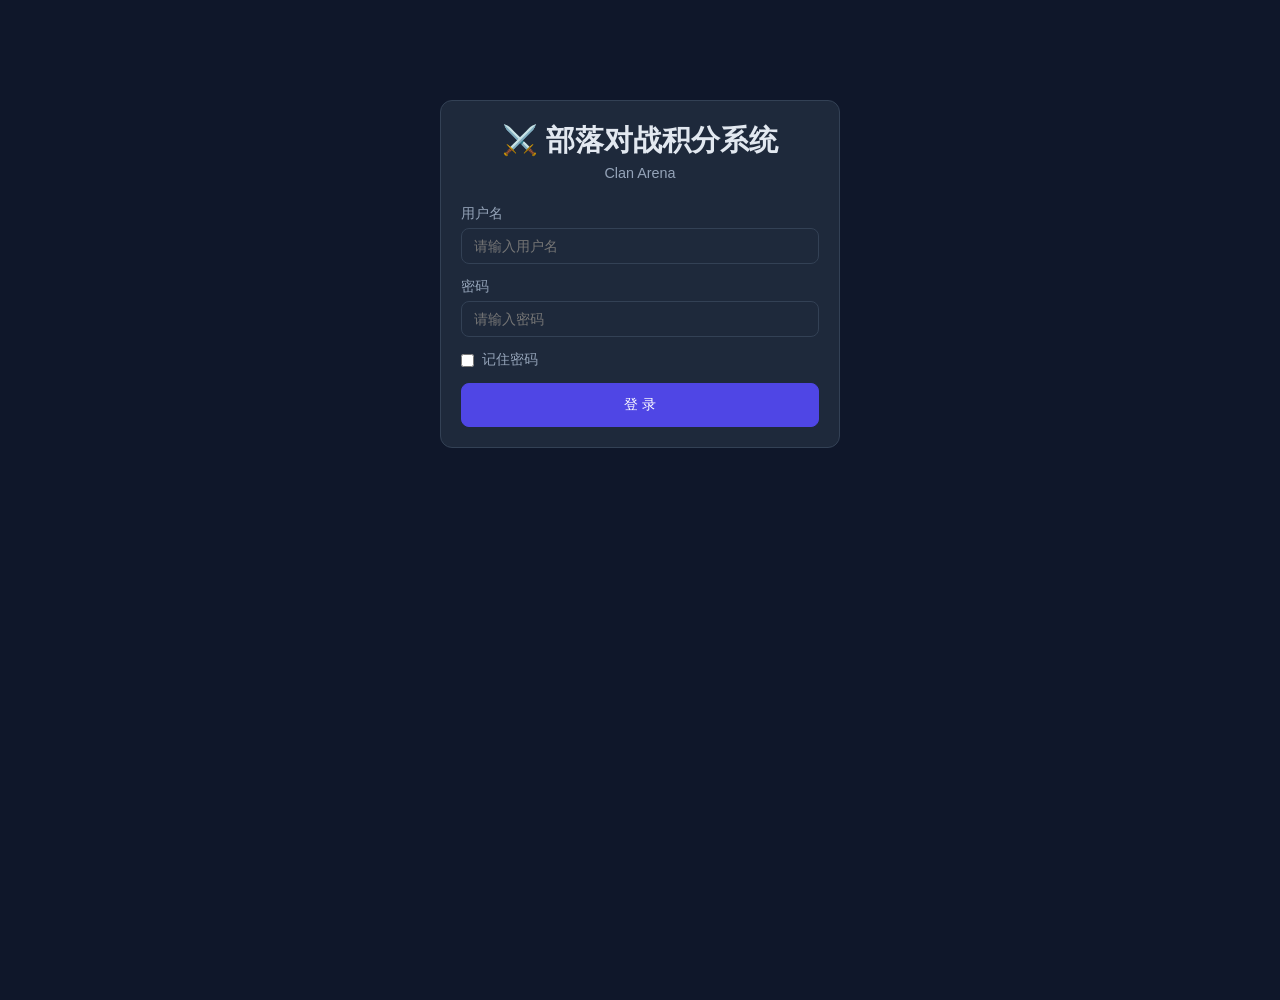
<file: static/index.html>
<!DOCTYPE html>
<html lang="zh-CN">
<head>
    <meta charset="UTF-8">
    <meta name="viewport" content="width=device-width, initial-scale=1.0">
    <title>部落对战积分系统</title>
    <link rel="stylesheet" href="/static/style.css?v=14">
</head>
<body>
    <div id="app">
        <!-- 登录页 -->
        <div id="login-page" class="page active">
            <div class="card login-card">
                <h1>⚔️ 部落对战积分系统</h1>
                <p class="subtitle" id="login-subtitle">Clan Arena</p>
                <form id="login-form">
                    <div class="form-group">
                        <label>用户名</label>
                        <input type="text" id="login-username" required placeholder="请输入用户名">
                    </div>
                    <div class="form-group">
                        <label>密码</label>
                        <input type="password" id="login-password" required placeholder="请输入密码">
                    </div>
                    <div class="form-group" style="display:flex;align-items:center;gap:8px">
                        <input type="checkbox" id="remember-me" style="width:auto;margin:0">
                        <label for="remember-me" style="margin:0;font-size:0.85rem;cursor:pointer">记住密码</label>
                    </div>
                    <button type="submit" class="btn btn-primary btn-block" id="login-btn">登 录</button>
                </form>
            </div>
        </div>

        <!-- 玩家面板 -->
        <div id="player-page" class="page">
            <nav class="navbar">
                <span class="nav-title">⚔️ 部落对战</span>
                <div class="nav-right">
                    <span id="nav-username"></span>
                    <button class="btn btn-sm" onclick="showChangePwdModal()">改密码</button>
                    <button class="btn btn-sm" onclick="logout()">退出</button>
                </div>
            </nav>

            <div class="container">
                <!-- 必须改密码提示 -->
                <div id="must-change-pwd" class="card alert-card" style="display:none">
                    <p>⚠️ 您正在使用初始密码，请修改密码或跳过</p>
                    <div style="display:flex;gap:8px;justify-content:center">
                        <button class="btn btn-accent" onclick="showChangePwdModal()">修改密码</button>
                        <button class="btn btn-sm" onclick="skipChangePwd()">跳过</button>
                    </div>
                </div>

                <!-- 轮次时间卡片 -->
                <div class="card round-time-card" id="round-time-card" style="display:none">
                    <h2>🕐 轮次时间</h2>
                    <div id="round-time-content"></div>
                </div>

                <!-- 轮次状态 -->
                <div class="card" id="round-status-card">
                    <h2>📋 本轮状态</h2>
                    <div id="round-status-content"></div>
                </div>

                <!-- 登记状态横幅（核心信息区域） -->
                <div id="registration-status-banner"></div>

                <!-- 通知 -->
                <div id="notification-area" class="card notification-card">
                    <h2>📢 系统通知</h2>
                    <div id="notification-list"><p class="empty-text">暂无通知</p></div>
                </div>

                <!-- 我的部落 -->
                <div class="card">
                    <h2>🏛️ 我的部落</h2>
                    <div id="clan-info"></div>
                    <button class="btn btn-primary btn-sm" onclick="showBindModal()" style="margin-top:10px">+ 绑定新部落</button>
                </div>

                <!-- 本轮对战结果大横幅 -->
                <div id="match-result-banner" style="display:none"></div>

                <!-- 匹配成功提示 -->
                <div class="card" id="match-done" style="display:none"></div>

                <!-- 匹配成功卡片（点击弹窗按钮后才显示） -->
                <div class="card" id="match-success-card" style="display:none">
                    <h2>✅ 匹配成功 - 登记对战</h2>
                    <div class="form-group">
                        <label>选择出战部落</label>
                        <select id="my-clan-select"></select>
                    </div>
                    <p class="hint-text">搜索对方部落进行匹配对战</p>
                    <div class="search-box">
                        <input type="text" id="search-keyword" placeholder="输入部落名称或标签搜索...">
                        <button class="btn btn-primary" onclick="searchClan()">搜索</button>
                    </div>
                    <div id="search-results"></div>

                    <!-- 配置登记 -->
                    <div class="form-group" style="margin-top:14px">
                        <label>⚙️ 配置登记 <span id="config-remark-hint" style="font-weight:normal;color:var(--text-muted);font-size:0.82rem">（选填，记录本次出战配置）</span></label>
                        <textarea id="config-remark" rows="2" placeholder="例如：主力阵容配置、出战人员等..." style="width:100%;padding:8px;border:1px solid var(--border);border-radius:6px;font-size:0.88rem;resize:vertical"></textarea>
                    </div>

                    <div id="match-result" class="match-result"></div>

                    <div class="card-switch-link" style="margin-top:14px;text-align:right;font-size:0.82rem;color:var(--text-muted)">
                        其实没匹配上？<a href="javascript:void(0)" onclick="switchToFailed()" style="color:var(--primary)">→ 切换为未匹配成功</a>
                    </div>
                </div>

                <!-- 未匹配成功卡片（点击弹窗按钮后才显示） -->
                <div class="card" id="match-failed-card" style="display:none">
                    <h2>❌ 未匹配成功 - 登记</h2>
                    <p class="hint-text">填写对方信息，默认判输（-1分）</p>
                    <div class="form-group">
                        <label>选择出战部落</label>
                        <select id="my-clan-select-failed"></select>
                    </div>
                    <div class="unregistered-form">
                        <input type="text" id="unreg-clan-name" placeholder="对方部落名称">
                        <input type="text" id="unreg-clan-code" placeholder="对方部落标签" oninput="checkUnknownClan(this.value)">
                        <div id="unknown-clan-hint"></div>
                        <input type="text" id="unreg-clan-tags" placeholder="备注标签（选填，如：强力对手、夜间活跃）">
                        <select id="unreg-category">
                            <option value="匹配到其他互刷联盟">匹配到其他互刷联盟</option>
                            <option value="匹配到反互刷">匹配到反互刷</option>
                            <option value="匹配到实战营">匹配到实战营</option>
                            <option value="其他">其他</option>
                        </select>
                        <!-- 配置登记（未匹配成功也保留） -->
                        <div class="form-group" style="margin-top:8px">
                            <label>⚙️ 配置登记 <span id="config-remark-hint-failed" style="font-weight:normal;color:var(--text-muted);font-size:0.82rem">（选填，记录本次出战配置）</span></label>
                            <textarea id="config-remark-failed" rows="2" placeholder="例如：主力阵容配置、出战人员等..." style="width:100%;padding:8px;border:1px solid var(--border);border-radius:6px;font-size:0.88rem;resize:vertical"></textarea>
                        </div>
                        <button class="btn btn-danger" onclick="matchUnregistered()">提交</button>
                    </div>
                    <div id="match-result-failed" class="match-result"></div>

                    <div class="card-switch-link" style="margin-top:14px;text-align:right;font-size:0.82rem;color:var(--text-muted)">
                        其实匹配上了？<a href="javascript:void(0)" onclick="switchToSuccess()" style="color:var(--primary)">→ 切换为匹配成功</a>
                    </div>
                </div>

                <!-- 配置统计（受全局开关控制，平时不显示） -->
                <div class="card" id="config-stats-card" style="display:none">
                    <h2>📊 配置统计</h2>
                    <div class="config-stats-hints">
                        <p class="hint-text">✏️ 填写本部落的成员等级分布情况</p>
                        <div class="hint-item">
                            <span class="hint-label">🏰 大本营等级</span>
                            <span class="hint-desc">：选择该等级（如 15 本、16 本）</span>
                        </div>
                        <div class="hint-item">
                            <span class="hint-label">👥 成员人数</span>
                            <span class="hint-desc">：该等级有多少名成员</span>
                        </div>
                        <p class="hint-text" style="margin-top:4px">💡 示例：如果有 5 个 15 本成员和 8 个 16 本成员，就添加两栏分别填写</p>
                    </div>
                    <div class="form-group">
                        <label>选择部落</label>
                        <select id="cs-clan-select"></select>
                    </div>
                    <div class="form-group">
                        <label>总人数目标</label>
                        <div style="display:flex;gap:14px;align-items:center">
                            <label style="display:flex;align-items:center;gap:4px;cursor:pointer;margin:0">
                                <input type="radio" name="cs-target" value="40" style="width:auto;margin:0"> 40 人
                            </label>
                            <label style="display:flex;align-items:center;gap:4px;cursor:pointer;margin:0">
                                <input type="radio" name="cs-target" value="50" style="width:auto;margin:0"> 50 人
                            </label>
                        </div>
                    </div>
                    <div id="cs-rows"></div>
                    <button class="btn btn-sm" onclick="addConfigRow()" style="margin-top:6px">+ 添加一栏</button>
                    <div id="cs-summary" style="margin-top:10px;font-size:0.9rem"></div>
                    <div id="cs-error" style="margin-top:6px;color:var(--danger);font-size:0.85rem;min-height:1.2em"></div>
                    <button class="btn btn-primary" id="cs-save-btn" onclick="saveClanConfig()" style="margin-top:10px">💾 保存配置</button>
                </div>

                <!-- 匹配对战（旧卡片保留为隐藏占位以兼容旧代码引用） -->
                <div class="card" id="match-card" style="display:none"></div>

                <!-- 排行榜 -->
                <div class="card">
                    <h2>🏆 积分排行榜</h2>
                    <div id="leaderboard"></div>
                </div>

                <!-- 积分操作指南 -->
                <div class="card" id="score-guide-player" style="display:none">
                    <h2>📋 积分操作指南</h2>
                    <div id="score-guide-player-content" style="font-size:0.9rem;line-height:1.6"></div>
                </div>

                <!-- 陌生部落 -->
                <div class="card">
                    <h2>🔍 陌生部落记录</h2>
                    <p class="hint-text">匹配未登记部落时自动收录，方便识别和参考</p>
                    <div id="player-unknown-clans"></div>
                </div>

                <!-- 对战记录 -->
                <div class="card" id="history-card" style="display:none">
                    <h2>📋 对战记录</h2>
                    <div id="match-history"></div>
                </div>
            </div>
        </div>

        <!-- 监察员面板 -->
        <div id="monitor-page" class="page">
            <nav class="navbar">
                <span class="nav-title">🛡️ 监察员面板</span>
                <div class="nav-right">
                    <span id="monitor-username"></span>
                    <button class="btn btn-sm" onclick="logout()">退出</button>
                </div>
            </nav>

            <div class="container">
                <div class="card">
                    <h2>👑 超管账号管理</h2>
                    <p class="hint-text" id="monitor-super-count"></p>
                    <div class="card-actions">
                        <button class="btn btn-primary btn-sm" onclick="showCreateSuperAdmin()">➕ 新增超管</button>
                        <button class="btn btn-sm" onclick="loadMonitorDashboard()">🔄 刷新</button>
                    </div>
                </div>
                <div id="monitor-super-list"></div>
            </div>
        </div>

        <!-- 管理员面板 -->
        <div id="admin-page" class="page">
            <nav class="navbar">
                <span class="nav-title">⚔️ 管理后台</span>
                <div class="nav-right">
                    <span id="admin-username"></span>
                    <button class="btn btn-sm" onclick="logout()">退出</button>
                </div>
            </nav>

            <div class="container">
                <div class="tabs">
                    <button class="tab active" onclick="switchTab(event,'users')">用户管理</button>
                    <button class="tab" onclick="switchTab(event,'rounds')">轮次管理</button>
                    <button class="tab" onclick="switchTab(event,'clans')">部落管理</button>
                    <button class="tab" onclick="switchTab(event,'matches')">对战记录</button>
                    <button class="tab" onclick="switchTab(event,'unknown')">陌生部落</button>
                    <button class="tab" onclick="switchTab(event,'stats')">匹配统计</button>
                    <button class="tab" onclick="switchTab(event,'config-stats')">配置统计</button>
                    <button class="tab" onclick="switchTab(event,'logs')">操作日志</button>
                    <button class="tab" onclick="switchTab(event,'notify')">通知管理</button>
                    <button class="tab" onclick="switchTab(event,'backup')">数据管理</button>
                </div>

                <!-- 用户管理 -->
                <div id="tab-users" class="tab-content active">
                    <div class="card">
                        <h2>➕ 创建新账号</h2>
                        <form id="create-user-form" class="inline-form">
                            <input type="text" id="new-username" placeholder="用户名" required>
                            <input type="password" id="new-password" placeholder="密码" required>
                            <select id="new-role">
                                <option value="player">玩家</option>
                                <option value="admin">管理员</option>
                            </select>
                            <button type="submit" class="btn btn-primary">创建</button>
                        </form>
                    </div>
                    <div class="card">
                        <h2>👥 用户列表</h2>
                        <div id="user-list"></div>
                    </div>
                </div>

                <!-- 轮次管理 -->
                <div id="tab-rounds" class="tab-content">
                    <!-- 当前轮次状态横幅 -->
                    <div id="admin-round-status-banner"></div>
                    <div class="card">
                        <h2>🔄 轮次管理</h2>
                        <p class="hint-text">开启新一轮后，成员的匹配登记会自动记录。关闭轮次时，系统自动冻结连续未登记的用户。</p>
                        <div id="round-actions" style="margin-bottom:14px">
                            <button class="btn btn-primary" onclick="openRound()">开启新一轮</button>
                            <button class="btn btn-danger" onclick="closeRound()">关闭当前轮</button>
                        </div>
                    </div>
                    <div class="card">
                        <h2>⏰ 轮次与时间设置</h2>
                        <p class="hint-text">只需设置「下一轮匹配时间段」即可，成员是否在本轮由轮次开关状态决定。</p>
                        <div class="form-group">
                            <label>下一轮匹配开始时间</label>
                            <input type="datetime-local" id="next-match-start-time">
                        </div>
                        <div class="form-group">
                            <label>下一轮匹配结束时间</label>
                            <input type="datetime-local" id="next-match-end-time">
                        </div>
                        <div class="form-group" style="display:flex;align-items:center;gap:8px">
                            <input type="checkbox" id="config-required-toggle" style="width:auto;margin:0">
                            <label for="config-required-toggle" style="margin:0;cursor:pointer">⚙️ 要求成员填写对战配置（必填）</label>
                        </div>
                        <div class="form-group" style="display:flex;align-items:center;gap:8px">
                            <input type="checkbox" id="maintenance-toggle" style="width:auto;margin:0">
                            <label for="maintenance-toggle" style="margin:0;cursor:pointer">🔧 维护模式（开启后普通用户无法登录）</label>
                        </div>
                        <div class="form-group" style="display:flex;align-items:center;gap:8px">
                            <input type="checkbox" id="config-stats-toggle" style="width:auto;margin:0">
                            <label for="config-stats-toggle" style="margin:0;cursor:pointer">📊 启用配置统计（成员可填大本营/人数分栏）</label>
                        </div>
                        <button class="btn btn-primary" onclick="updateRoundTime()">保存设置</button>
                        <button class="btn btn-danger" onclick="clearAllClanConfigs()" style="margin-left:8px">🗑 清空全部配置数据</button>
                    </div>
                    <div class="card">
                        <h2>📋 轮次记录</h2>
                        <div id="round-list"></div>
                    </div>
                    <div class="card">
                        <h2>📊 本轮部落统计</h2>
                        <p class="hint-text">各部落在本轮的匹配状态和连续未登记警告（仅管理员可见）</p>
                        <div id="round-clan-status"><p class="empty-text">加载中...</p></div>
                    </div>
                </div>

                <!-- 部落管理 -->
                <div id="tab-clans" class="tab-content">
                    <div class="card">
                        <h2>🏛️ 部落列表</h2>
                        <div id="clan-list"></div>
                    </div>
                    <div class="card">
                        <h2>⚖️ 手动调整积分</h2>
                        <div class="form-group">
                            <label>🔍 搜索部落</label>
                            <div class="search-box" style="margin-bottom:8px">
                                <input type="text" id="adjust-search-keyword" placeholder="输入部落名称或标签搜索...">
                                <button class="btn btn-primary btn-sm" onclick="searchClanForAdjust()">搜索</button>
                            </div>
                            <div id="adjust-search-results"></div>
                        </div>
                        <form id="adjust-score-form" class="inline-form">
                            <select id="adjust-clan-select"></select>
                            <input type="number" id="adjust-delta" placeholder="+/- 积分" required>
                            <input type="text" id="adjust-reason" placeholder="理由（必填）" required>
                            <button type="submit" class="btn btn-primary">调整</button>
                        </form>
                    </div>
                    <div class="card">
                        <h2>📋 积分操作指南</h2>
                        <p class="hint-text">此指南对所有成员可见，请说明积分调整的规则和依据</p>
                        <textarea id="score-guide-content" rows="4" placeholder="例如：本轮部落战积分规则：胜+1，负-1，未登记匹配-1..." style="width:100%;padding:8px;border:1px solid var(--border);border-radius:6px;font-size:0.88rem;resize:vertical"></textarea>
                        <button class="btn btn-primary btn-sm" onclick="saveScoreGuide()" style="margin-top:6px">保存指南</button>
                    </div>
                </div>

                <!-- 对战记录 -->
                <div id="tab-matches" class="tab-content">
                    <div class="card">
                        <h2>📋 所有对战记录</h2>
                        <div id="all-matches"></div>
                    </div>
                </div>

                <!-- 陌生部落数据库 -->
                <div id="tab-unknown" class="tab-content">
                    <div class="card">
                        <h2>🔍 陌生部落数据库</h2>
                        <p class="hint-text">成员匹配未登记部落时自动收录，方便识别和标注</p>
                        <div id="unknown-clans-list"></div>
                    </div>
                </div>

                <!-- 匹配统计 -->
                <div id="tab-stats" class="tab-content">
                    <div class="card">
                        <h2>📊 匹配统计</h2>
                        <div id="match-stats-content"></div>
                    </div>
                </div>

                <!-- 配置统计 -->
                <div id="tab-config-stats" class="tab-content">
                    <div class="card">
                        <h2>📊 配置总览（按大本营等级聚合）</h2>
                        <p class="hint-text" id="cs-admin-status"></p>
                        <div id="cs-overview-content"><p class="empty-text">加载中...</p></div>
                    </div>
                    <div class="card">
                        <h2>📋 部落配置明细</h2>
                        <div id="cs-clans-content"><p class="empty-text">加载中...</p></div>
                    </div>
                    <div class="card">
                        <h2>⚠️ 未填配置的部落</h2>
                        <div id="cs-missing-content"><p class="empty-text">加载中...</p></div>
                    </div>
                </div>

                <!-- 操作日志 -->
                <div id="tab-logs" class="tab-content">
                    <div class="card">
                        <h2>📝 操作日志（公示）</h2>
                        <div id="operation-logs"></div>
                    </div>
                </div>

                <!-- 通知管理 -->
                <div id="tab-notify" class="tab-content">
                    <div class="card">
                        <h2>📢 发送通知</h2>
                        <p class="hint-text">发送后所有成员均可见</p>
                        <textarea id="notify-content" rows="3" placeholder="输入通知内容"></textarea>
                        <button class="btn btn-primary" onclick="sendNotification()" style="margin-top:8px">发送通知</button>
                    </div>
                    <div class="card">
                        <h2>📋 历史通知</h2>
                        <div id="notification-history"></div>
                    </div>
                </div>

                <!-- 数据管理 -->
                <div id="tab-backup" class="tab-content">
                    <div class="card">
                        <h2>💾 数据导出</h2>
                        <p class="hint-text">将所有数据导出为JSON文件，可用于备份或迁移。建议定期导出保存！</p>
                        <button class="btn btn-primary" onclick="exportData()">📦 导出全部数据</button>
                    </div>
                    <div class="card">
                        <h2>📂 数据导入</h2>
                        <p class="hint-text warning-text">⚠️ 导入将<strong>覆盖现有全部数据</strong>，请谨慎操作！建议先导出备份。</p>
                        <input type="file" id="import-file" accept=".json" style="margin-bottom:10px">
                        <button class="btn btn-danger" onclick="importData()">📥 导入数据（覆盖）</button>
                    </div>
                    <div class="card">
                        <h2>🔄 自动备份</h2>
                        <p class="hint-text">系统每6小时自动备份一次，保留最近7天的备份文件。</p>
                        <div id="backup-status">加载中...</div>
                    </div>
                </div>
            </div>
        </div>

        <!-- 绑定部落弹窗 -->
        <div id="bind-modal" class="modal">
            <div class="modal-content">
                <h2>绑定部落</h2>
                <form id="bind-form">
                    <div class="form-group">
                        <label>部落名称</label>
                        <input type="text" id="bind-clan-name" required placeholder="输入部落名称">
                    </div>
                    <div class="form-group">
                        <label>部落专属标签（ID）</label>
                        <input type="text" id="bind-clan-code" required placeholder="输入部落标签">
                    </div>
                    <div class="form-group">
                        <label>部落联系人（QQ昵称）</label>
                        <input type="text" id="bind-clan-contact" placeholder="输入联系人QQ昵称">
                    </div>
                    <div class="modal-actions">
                        <button type="submit" class="btn btn-primary">确认绑定</button>
                        <button type="button" class="btn" onclick="closeBindModal()">取消</button>
                    </div>
                </form>
            </div>
        </div>

        <!-- 修改密码弹窗（成员） -->
        <div id="change-pwd-modal" class="modal">
            <div class="modal-content">
                <h2>修改密码</h2>
                <form id="change-pwd-form">
                    <div class="form-group">
                        <label>原密码</label>
                        <input type="password" id="cp-old-pwd" required placeholder="输入原密码">
                    </div>
                    <div class="form-group">
                        <label>新密码</label>
                        <input type="password" id="cp-new-pwd" required placeholder="输入新密码">
                    </div>
                    <div class="modal-actions">
                        <button type="submit" class="btn btn-primary">确认修改</button>
                        <button type="button" class="btn" onclick="closeChangePwdModal()">取消</button>
                    </div>
                </form>
            </div>
        </div>

        <!-- 自定义确认弹窗 -->
        <div id="confirm-modal" class="modal">
            <div class="modal-content" style="max-width:380px">
                <p id="confirm-message" style="font-size:1rem;line-height:1.6;white-space:pre-line;margin-bottom:20px"></p>
                <div class="modal-actions">
                    <button id="confirm-ok" class="btn btn-primary">确定</button>
                    <button id="confirm-cancel" class="btn" onclick="closeConfirmModal()">取消</button>
                </div>
            </div>
        </div>

        <!-- 登记提醒弹窗 -->
        <div id="match-prompt-modal" class="modal">
            <div class="modal-content" style="max-width:440px">
                <h2 style="margin-top:0">🔔 部落战登记提醒</h2>
                <p style="line-height:1.6;color:var(--text-muted);margin-bottom:18px">
                    当前轮次进行中，您还没有登记本轮匹配结果。请选择本轮的匹配情况：
                </p>
                <div style="display:flex;gap:10px;flex-wrap:wrap">
                    <button class="btn btn-primary" style="flex:1;min-width:140px;padding:14px" onclick="chooseMatchSuccess()">
                        ✅ 匹配成功
                    </button>
                    <button class="btn btn-danger" style="flex:1;min-width:140px;padding:14px" onclick="chooseMatchFailed()">
                        ❌ 未匹配成功<br><span style="font-size:0.78rem;font-weight:normal">（含匹配到其他联盟）</span>
                    </button>
                </div>
                <div style="margin-top:14px;text-align:right">
                    <a href="javascript:void(0)" onclick="closeMatchPrompt()" style="color:var(--text-muted);font-size:0.85rem">稍后再说</a>
                </div>
            </div>
        </div>

    </div>

    <script src="/static/app.js?v=25"></script>
</body>
</html>
</file>
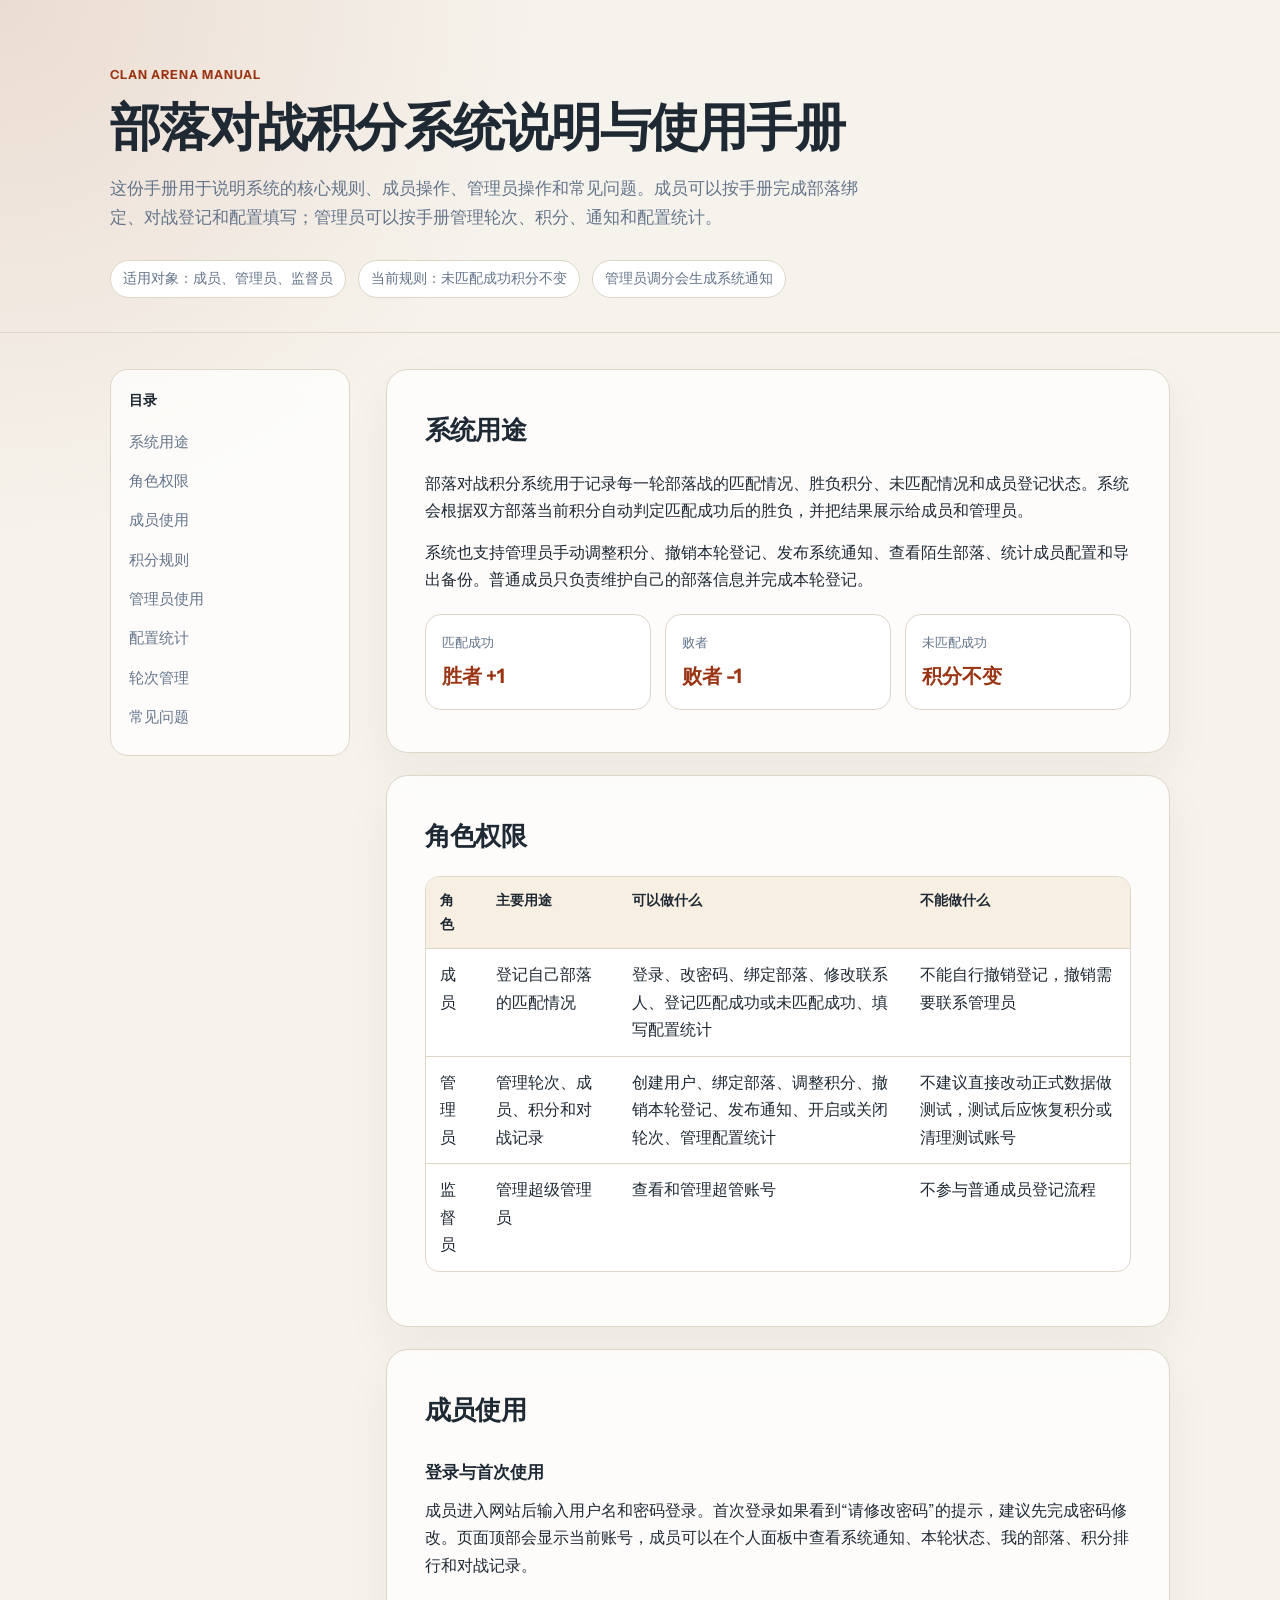
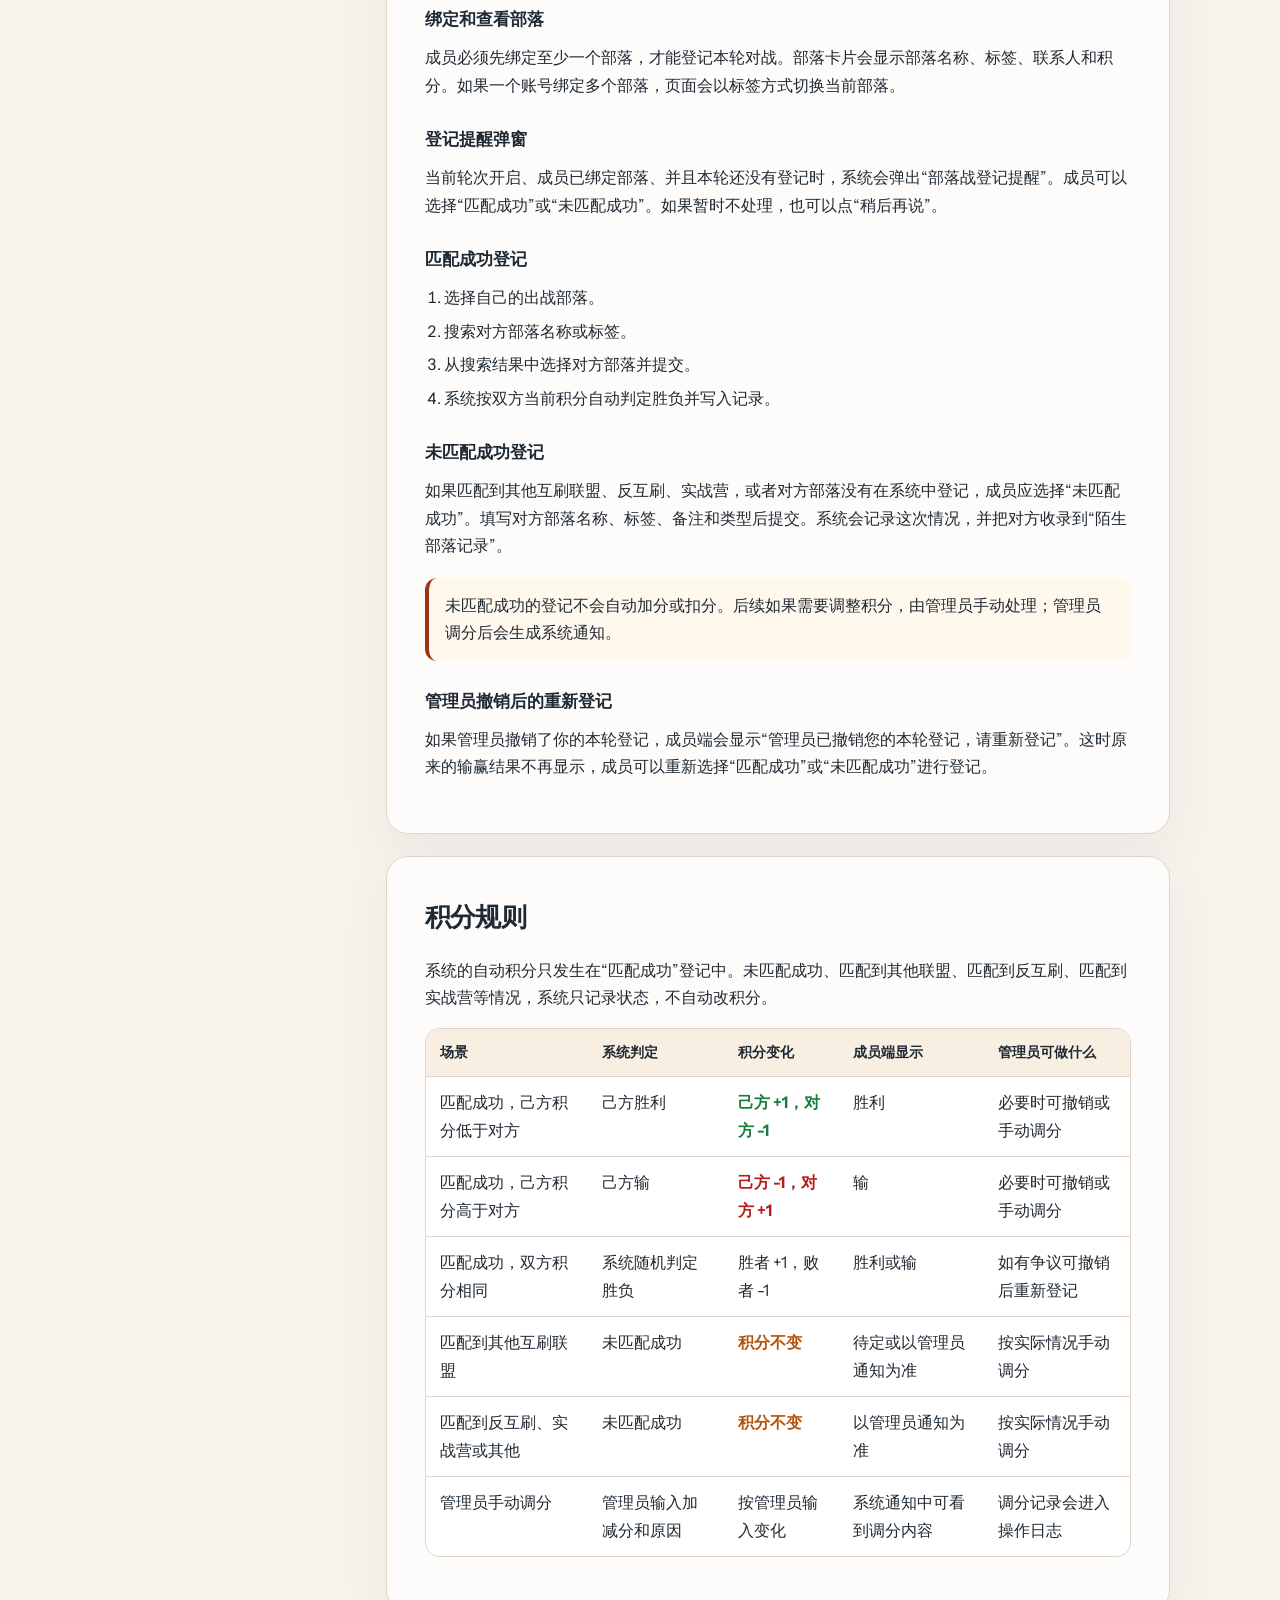
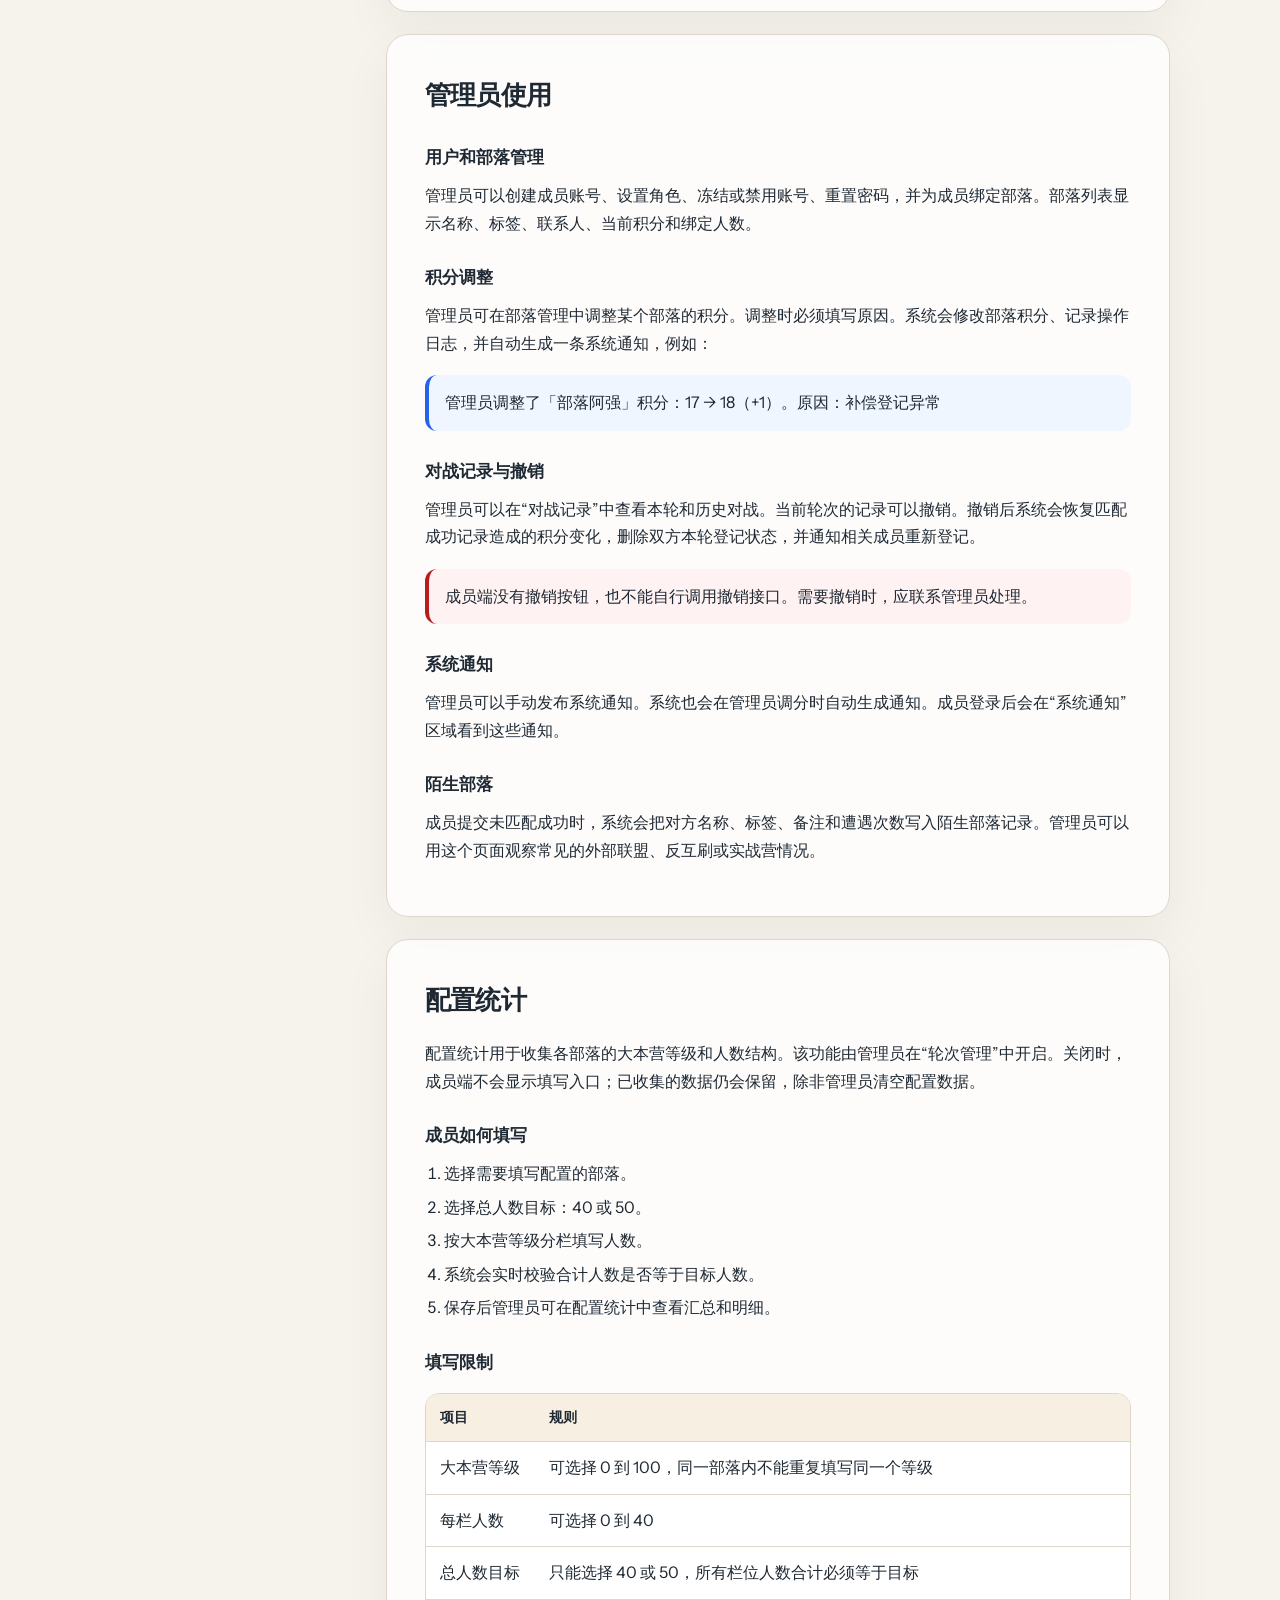
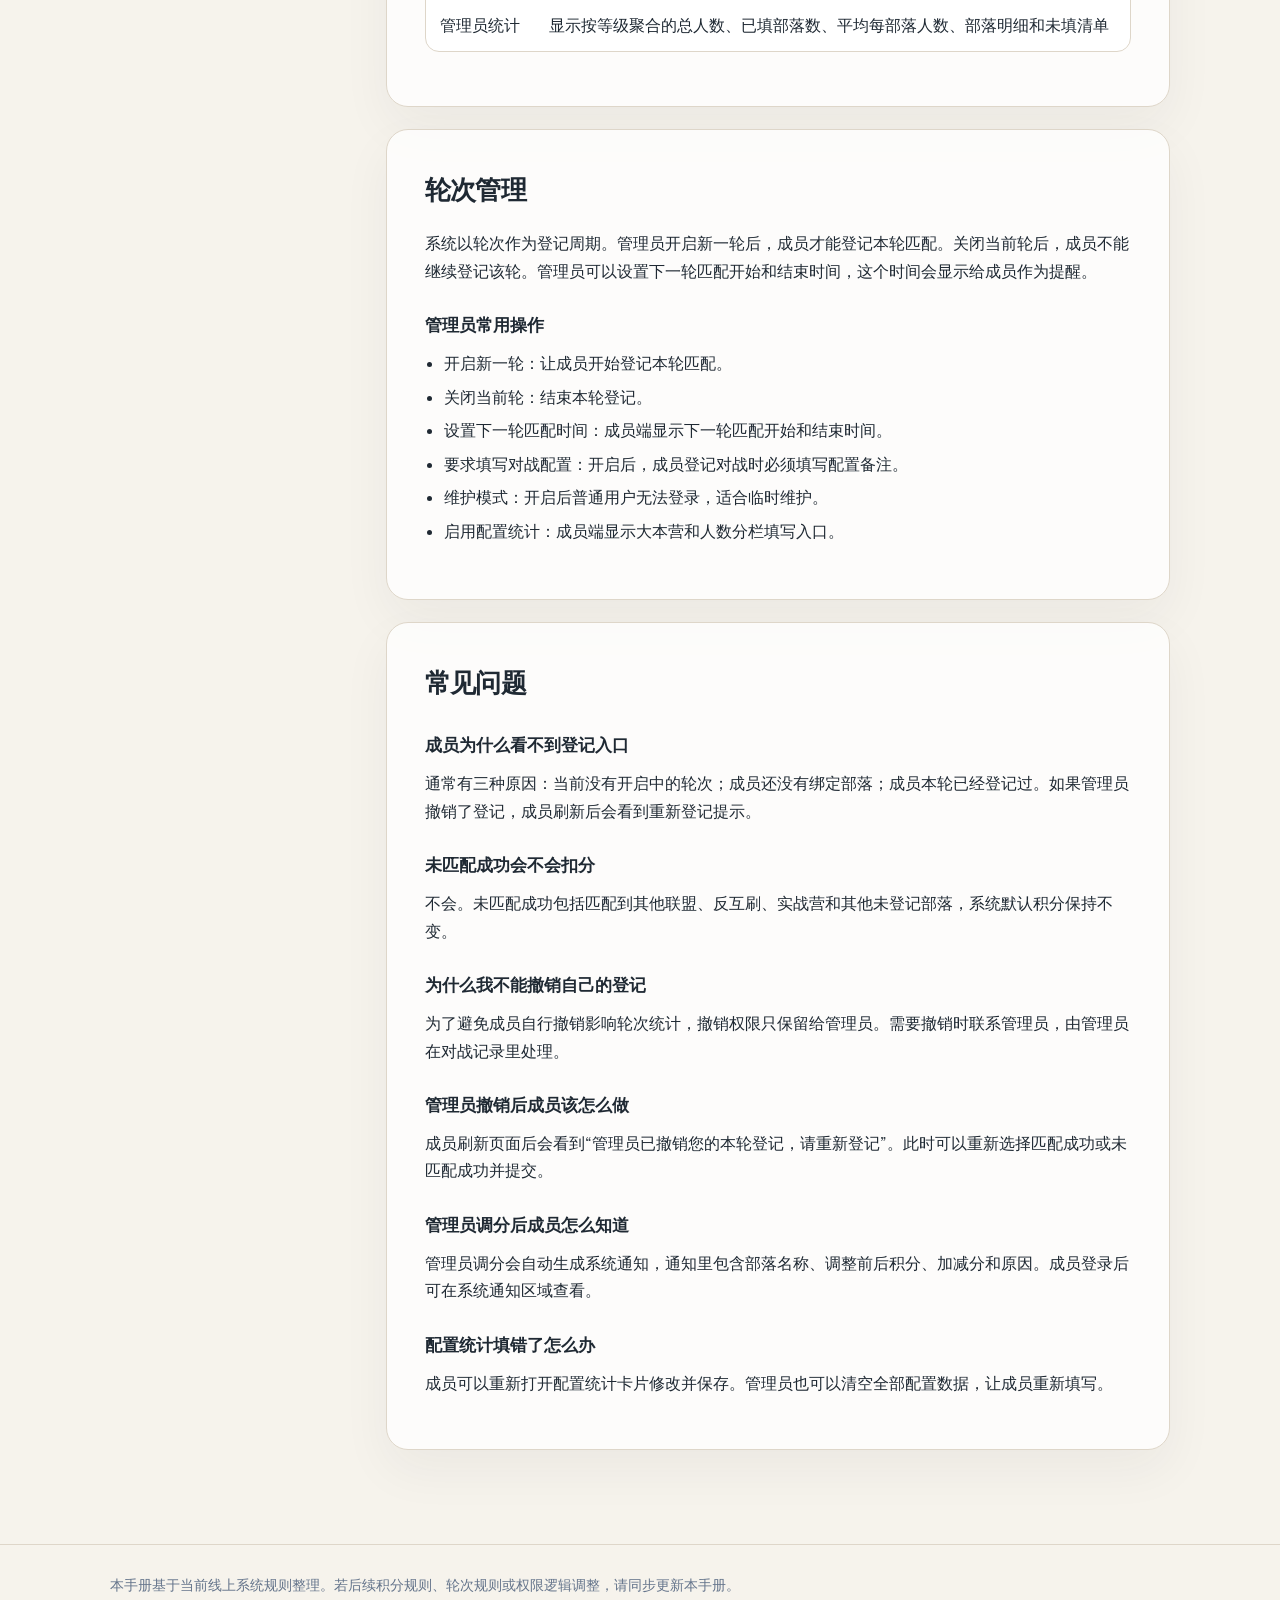
<file: clan-arena-user-manual/clan-arena-user-manual.html>
<!-- Generated by Trae Work -->
<!DOCTYPE html>
<html lang="zh-CN">
<head>
  <meta charset="UTF-8">
  <meta name="viewport" content="width=device-width, initial-scale=1.0">
  <title>部落对战积分系统说明与使用手册</title>
  <style>
    @font-face {
      font-family: 'Instrument Sans';
      src: url('./_shared/fonts/InstrumentSans-Regular.ttf') format('truetype');
      font-weight: 400;
    }
    @font-face {
      font-family: 'Instrument Sans';
      src: url('./_shared/fonts/InstrumentSans-Bold.ttf') format('truetype');
      font-weight: 700;
    }
    @font-face {
      font-family: 'JetBrains Mono';
      src: url('./_shared/fonts/JetBrainsMono-Regular.ttf') format('truetype');
      font-weight: 400;
    }
  </style>
  <style>
    :root {
      --bg: #f6f3ec;
      --bg2: #ffffff;
      --ink: #1f2933;
      --muted: #64748b;
      --rule: #ded6c9;
      --accent: #9a3412;
      --accent2: #2563eb;
      --success: #15803d;
      --danger: #b91c1c;
      --warn: #b45309;
      --font: 'Instrument Sans', sans-serif;
      --font-mono: 'JetBrains Mono', monospace;
      --max: 1060px;
    }
    * { box-sizing: border-box; }
    html { scroll-behavior: smooth; }
    body {
      margin: 0;
      background: radial-gradient(circle at top left, rgba(154,52,18,0.12), transparent 34rem), var(--bg);
      color: var(--ink);
      font-family: var(--font);
      line-height: 1.72;
      font-size: 16px;
    }
    a { color: var(--accent2); text-decoration: none; }
    a:hover { text-decoration: underline; }
    .shell { width: min(var(--max), calc(100% - 32px)); margin: 0 auto; }
    header {
      padding: 64px 0 34px;
      border-bottom: 1px solid var(--rule);
    }
    .eyebrow {
      color: var(--accent);
      font-weight: 700;
      letter-spacing: .08em;
      text-transform: uppercase;
      font-size: .78rem;
      margin-bottom: 14px;
    }
    h1 {
      font-size: clamp(2rem, 4vw, 4rem);
      line-height: 1.08;
      margin: 0 0 18px;
      letter-spacing: -0.04em;
    }
    .lead {
      max-width: 780px;
      color: var(--muted);
      font-size: 1.08rem;
      margin: 0;
    }
    .meta-row {
      display: flex;
      gap: 12px;
      flex-wrap: wrap;
      margin-top: 28px;
    }
    .pill {
      background: var(--bg2);
      border: 1px solid var(--rule);
      border-radius: 999px;
      padding: 6px 12px;
      color: var(--muted);
      font-size: .86rem;
    }
    main {
      display: grid;
      grid-template-columns: 240px 1fr;
      gap: 36px;
      padding: 36px 0 72px;
    }
    nav {
      position: sticky;
      top: 18px;
      align-self: start;
      background: rgba(255,255,255,0.72);
      backdrop-filter: blur(12px);
      border: 1px solid var(--rule);
      border-radius: 18px;
      padding: 18px;
    }
    nav strong {
      display: block;
      margin-bottom: 10px;
      font-size: .9rem;
    }
    nav a {
      display: block;
      padding: 7px 0;
      color: var(--muted);
      font-size: .92rem;
    }
    .content { min-width: 0; }
    section {
      background: rgba(255,255,255,0.78);
      border: 1px solid var(--rule);
      border-radius: 22px;
      padding: clamp(22px, 4vw, 38px);
      margin-bottom: 22px;
      box-shadow: 0 20px 50px rgba(31,41,51,.05);
    }
    h2 {
      margin: 0 0 18px;
      font-size: clamp(1.35rem, 2vw, 2rem);
      letter-spacing: -0.03em;
    }
    h3 {
      margin: 26px 0 10px;
      font-size: 1.05rem;
    }
    p { margin: 0 0 14px; }
    ul, ol { margin: 0 0 16px 1.2rem; padding: 0; }
    li { margin: 6px 0; }
    code {
      font-family: var(--font-mono);
      background: #f1eadf;
      border: 1px solid var(--rule);
      border-radius: 6px;
      padding: 1px 5px;
      font-size: .88em;
    }
    .grid {
      display: grid;
      grid-template-columns: repeat(3, 1fr);
      gap: 14px;
      margin: 20px 0 4px;
    }
    .card {
      border: 1px solid var(--rule);
      background: var(--bg2);
      border-radius: 16px;
      padding: 16px;
    }
    .card .label {
      color: var(--muted);
      font-size: .82rem;
      margin-bottom: 5px;
    }
    .card .value {
      font-size: 1.25rem;
      font-weight: 700;
      color: var(--accent);
    }
    .callout {
      border-left: 4px solid var(--accent);
      background: #fff8ed;
      padding: 14px 16px;
      border-radius: 12px;
      margin: 18px 0;
    }
    .callout.blue { border-left-color: var(--accent2); background: #eff6ff; }
    .callout.red { border-left-color: var(--danger); background: #fef2f2; }
    .table-wrap {
      overflow-x: auto;
      overflow-y: auto;
      max-height: 600px;
      margin: 16px 0;
      border: 1px solid var(--rule);
      border-radius: 14px;
      background: var(--bg2);
    }
    table {
      width: 100%;
      border-collapse: collapse;
      min-width: 680px;
    }
    th, td {
      padding: 12px 14px;
      border-bottom: 1px solid var(--rule);
      vertical-align: top;
      text-align: left;
    }
    th {
      background: #f7efe2;
      font-size: .86rem;
      color: var(--ink);
    }
    tr:last-child td { border-bottom: 0; }
    .tag {
      display: inline-block;
      border-radius: 999px;
      padding: 2px 8px;
      font-size: .78rem;
      border: 1px solid var(--rule);
      background: #faf7f0;
      color: var(--muted);
      margin-right: 4px;
      white-space: nowrap;
    }
    .ok { color: var(--success); font-weight: 700; }
    .bad { color: var(--danger); font-weight: 700; }
    .warn { color: var(--warn); font-weight: 700; }
    footer {
      border-top: 1px solid var(--rule);
      padding: 28px 0 46px;
      color: var(--muted);
      font-size: .9rem;
    }
    @media (max-width: 880px) {
      main { grid-template-columns: 1fr; }
      nav { position: static; }
      .grid { grid-template-columns: 1fr; }
    }
    @media (max-width: 640px) {
      .shell { width: min(100% - 20px, var(--max)); }
      header { padding-top: 38px; }
      section { border-radius: 16px; }
      table { min-width: 760px; }
    }
    @media print {
      body { background: #fff; }
      nav { display: none; }
      main { display: block; }
      section { break-inside: avoid; box-shadow: none; }
    }
  </style>
</head>
<body>
  <header>
    <div class="shell">
      <div class="eyebrow">Clan Arena Manual</div>
      <h1>部落对战积分系统说明与使用手册</h1>
      <p class="lead">这份手册用于说明系统的核心规则、成员操作、管理员操作和常见问题。成员可以按手册完成部落绑定、对战登记和配置填写；管理员可以按手册管理轮次、积分、通知和配置统计。</p>
      <div class="meta-row">
        <span class="pill">适用对象：成员、管理员、监督员</span>
        <span class="pill">当前规则：未匹配成功积分不变</span>
        <span class="pill">管理员调分会生成系统通知</span>
      </div>
    </div>
  </header>

  <main class="shell">
    <nav>
      <strong>目录</strong>
      <a href="#overview">系统用途</a>
      <a href="#roles">角色权限</a>
      <a href="#member-flow">成员使用</a>
      <a href="#scoring">积分规则</a>
      <a href="#admin-flow">管理员使用</a>
      <a href="#config">配置统计</a>
      <a href="#rounds">轮次管理</a>
      <a href="#faq">常见问题</a>
    </nav>

    <div class="content">
      <section id="overview">
        <h2>系统用途</h2>
        <p>部落对战积分系统用于记录每一轮部落战的匹配情况、胜负积分、未匹配情况和成员登记状态。系统会根据双方部落当前积分自动判定匹配成功后的胜负，并把结果展示给成员和管理员。</p>
        <p>系统也支持管理员手动调整积分、撤销本轮登记、发布系统通知、查看陌生部落、统计成员配置和导出备份。普通成员只负责维护自己的部落信息并完成本轮登记。</p>
        <div class="grid">
          <div class="card">
            <div class="label">匹配成功</div>
            <div class="value">胜者 +1</div>
          </div>
          <div class="card">
            <div class="label">败者</div>
            <div class="value">败者 -1</div>
          </div>
          <div class="card">
            <div class="label">未匹配成功</div>
            <div class="value">积分不变</div>
          </div>
        </div>
      </section>

      <section id="roles">
        <h2>角色权限</h2>
        <div class="table-wrap">
          <table>
            <thead>
              <tr>
                <th>角色</th>
                <th>主要用途</th>
                <th>可以做什么</th>
                <th>不能做什么</th>
              </tr>
            </thead>
            <tbody>
              <tr>
                <td>成员</td>
                <td>登记自己部落的匹配情况</td>
                <td>登录、改密码、绑定部落、修改联系人、登记匹配成功或未匹配成功、填写配置统计</td>
                <td>不能自行撤销登记，撤销需要联系管理员</td>
              </tr>
              <tr>
                <td>管理员</td>
                <td>管理轮次、成员、积分和对战记录</td>
                <td>创建用户、绑定部落、调整积分、撤销本轮登记、发布通知、开启或关闭轮次、管理配置统计</td>
                <td>不建议直接改动正式数据做测试，测试后应恢复积分或清理测试账号</td>
              </tr>
              <tr>
                <td>监督员</td>
                <td>管理超级管理员</td>
                <td>查看和管理超管账号</td>
                <td>不参与普通成员登记流程</td>
              </tr>
            </tbody>
          </table>
        </div>
      </section>

      <section id="member-flow">
        <h2>成员使用</h2>
        <h3>登录与首次使用</h3>
        <p>成员进入网站后输入用户名和密码登录。首次登录如果看到“请修改密码”的提示，建议先完成密码修改。页面顶部会显示当前账号，成员可以在个人面板中查看系统通知、本轮状态、我的部落、积分排行和对战记录。</p>

        <h3>绑定和查看部落</h3>
        <p>成员必须先绑定至少一个部落，才能登记本轮对战。部落卡片会显示部落名称、标签、联系人和积分。如果一个账号绑定多个部落，页面会以标签方式切换当前部落。</p>

        <h3>登记提醒弹窗</h3>
        <p>当前轮次开启、成员已绑定部落、并且本轮还没有登记时，系统会弹出“部落战登记提醒”。成员可以选择“匹配成功”或“未匹配成功”。如果暂时不处理，也可以点“稍后再说”。</p>

        <h3>匹配成功登记</h3>
        <ol>
          <li>选择自己的出战部落。</li>
          <li>搜索对方部落名称或标签。</li>
          <li>从搜索结果中选择对方部落并提交。</li>
          <li>系统按双方当前积分自动判定胜负并写入记录。</li>
        </ol>

        <h3>未匹配成功登记</h3>
        <p>如果匹配到其他互刷联盟、反互刷、实战营，或者对方部落没有在系统中登记，成员应选择“未匹配成功”。填写对方部落名称、标签、备注和类型后提交。系统会记录这次情况，并把对方收录到“陌生部落记录”。</p>
        <div class="callout">
          未匹配成功的登记不会自动加分或扣分。后续如果需要调整积分，由管理员手动处理；管理员调分后会生成系统通知。
        </div>

        <h3>管理员撤销后的重新登记</h3>
        <p>如果管理员撤销了你的本轮登记，成员端会显示“管理员已撤销您的本轮登记，请重新登记”。这时原来的输赢结果不再显示，成员可以重新选择“匹配成功”或“未匹配成功”进行登记。</p>
      </section>

      <section id="scoring">
        <h2>积分规则</h2>
        <p>系统的自动积分只发生在“匹配成功”登记中。未匹配成功、匹配到其他联盟、匹配到反互刷、匹配到实战营等情况，系统只记录状态，不自动改积分。</p>
        <div class="table-wrap">
          <table>
            <thead>
              <tr>
                <th>场景</th>
                <th>系统判定</th>
                <th>积分变化</th>
                <th>成员端显示</th>
                <th>管理员可做什么</th>
              </tr>
            </thead>
            <tbody>
              <tr>
                <td>匹配成功，己方积分低于对方</td>
                <td>己方胜利</td>
                <td><span class="ok">己方 +1，对方 -1</span></td>
                <td>胜利</td>
                <td>必要时可撤销或手动调分</td>
              </tr>
              <tr>
                <td>匹配成功，己方积分高于对方</td>
                <td>己方输</td>
                <td><span class="bad">己方 -1，对方 +1</span></td>
                <td>输</td>
                <td>必要时可撤销或手动调分</td>
              </tr>
              <tr>
                <td>匹配成功，双方积分相同</td>
                <td>系统随机判定胜负</td>
                <td>胜者 +1，败者 -1</td>
                <td>胜利或输</td>
                <td>如有争议可撤销后重新登记</td>
              </tr>
              <tr>
                <td>匹配到其他互刷联盟</td>
                <td>未匹配成功</td>
                <td><span class="warn">积分不变</span></td>
                <td>待定或以管理员通知为准</td>
                <td>按实际情况手动调分</td>
              </tr>
              <tr>
                <td>匹配到反互刷、实战营或其他</td>
                <td>未匹配成功</td>
                <td><span class="warn">积分不变</span></td>
                <td>以管理员通知为准</td>
                <td>按实际情况手动调分</td>
              </tr>
              <tr>
                <td>管理员手动调分</td>
                <td>管理员输入加减分和原因</td>
                <td>按管理员输入变化</td>
                <td>系统通知中可看到调分内容</td>
                <td>调分记录会进入操作日志</td>
              </tr>
            </tbody>
          </table>
        </div>
      </section>

      <section id="admin-flow">
        <h2>管理员使用</h2>
        <h3>用户和部落管理</h3>
        <p>管理员可以创建成员账号、设置角色、冻结或禁用账号、重置密码，并为成员绑定部落。部落列表显示名称、标签、联系人、当前积分和绑定人数。</p>

        <h3>积分调整</h3>
        <p>管理员可在部落管理中调整某个部落的积分。调整时必须填写原因。系统会修改部落积分、记录操作日志，并自动生成一条系统通知，例如：</p>
        <div class="callout blue">
          管理员调整了「部落阿强」积分：17 → 18（+1）。原因：补偿登记异常
        </div>

        <h3>对战记录与撤销</h3>
        <p>管理员可以在“对战记录”中查看本轮和历史对战。当前轮次的记录可以撤销。撤销后系统会恢复匹配成功记录造成的积分变化，删除双方本轮登记状态，并通知相关成员重新登记。</p>
        <div class="callout red">
          成员端没有撤销按钮，也不能自行调用撤销接口。需要撤销时，应联系管理员处理。
        </div>

        <h3>系统通知</h3>
        <p>管理员可以手动发布系统通知。系统也会在管理员调分时自动生成通知。成员登录后会在“系统通知”区域看到这些通知。</p>

        <h3>陌生部落</h3>
        <p>成员提交未匹配成功时，系统会把对方名称、标签、备注和遭遇次数写入陌生部落记录。管理员可以用这个页面观察常见的外部联盟、反互刷或实战营情况。</p>
      </section>

      <section id="config">
        <h2>配置统计</h2>
        <p>配置统计用于收集各部落的大本营等级和人数结构。该功能由管理员在“轮次管理”中开启。关闭时，成员端不会显示填写入口；已收集的数据仍会保留，除非管理员清空配置数据。</p>

        <h3>成员如何填写</h3>
        <ol>
          <li>选择需要填写配置的部落。</li>
          <li>选择总人数目标：40 或 50。</li>
          <li>按大本营等级分栏填写人数。</li>
          <li>系统会实时校验合计人数是否等于目标人数。</li>
          <li>保存后管理员可在配置统计中查看汇总和明细。</li>
        </ol>

        <h3>填写限制</h3>
        <div class="table-wrap">
          <table>
            <thead>
              <tr>
                <th>项目</th>
                <th>规则</th>
              </tr>
            </thead>
            <tbody>
              <tr>
                <td>大本营等级</td>
                <td>可选择 0 到 100，同一部落内不能重复填写同一个等级</td>
              </tr>
              <tr>
                <td>每栏人数</td>
                <td>可选择 0 到 40</td>
              </tr>
              <tr>
                <td>总人数目标</td>
                <td>只能选择 40 或 50，所有栏位人数合计必须等于目标</td>
              </tr>
              <tr>
                <td>管理员统计</td>
                <td>显示按等级聚合的总人数、已填部落数、平均每部落人数、部落明细和未填清单</td>
              </tr>
            </tbody>
          </table>
        </div>
      </section>

      <section id="rounds">
        <h2>轮次管理</h2>
        <p>系统以轮次作为登记周期。管理员开启新一轮后，成员才能登记本轮匹配。关闭当前轮后，成员不能继续登记该轮。管理员可以设置下一轮匹配开始和结束时间，这个时间会显示给成员作为提醒。</p>

        <h3>管理员常用操作</h3>
        <ul>
          <li>开启新一轮：让成员开始登记本轮匹配。</li>
          <li>关闭当前轮：结束本轮登记。</li>
          <li>设置下一轮匹配时间：成员端显示下一轮匹配开始和结束时间。</li>
          <li>要求填写对战配置：开启后，成员登记对战时必须填写配置备注。</li>
          <li>维护模式：开启后普通用户无法登录，适合临时维护。</li>
          <li>启用配置统计：成员端显示大本营和人数分栏填写入口。</li>
        </ul>
      </section>

      <section id="faq">
        <h2>常见问题</h2>
        <h3>成员为什么看不到登记入口</h3>
        <p>通常有三种原因：当前没有开启中的轮次；成员还没有绑定部落；成员本轮已经登记过。如果管理员撤销了登记，成员刷新后会看到重新登记提示。</p>

        <h3>未匹配成功会不会扣分</h3>
        <p>不会。未匹配成功包括匹配到其他联盟、反互刷、实战营和其他未登记部落，系统默认积分保持不变。</p>

        <h3>为什么我不能撤销自己的登记</h3>
        <p>为了避免成员自行撤销影响轮次统计，撤销权限只保留给管理员。需要撤销时联系管理员，由管理员在对战记录里处理。</p>

        <h3>管理员撤销后成员该怎么做</h3>
        <p>成员刷新页面后会看到“管理员已撤销您的本轮登记，请重新登记”。此时可以重新选择匹配成功或未匹配成功并提交。</p>

        <h3>管理员调分后成员怎么知道</h3>
        <p>管理员调分会自动生成系统通知，通知里包含部落名称、调整前后积分、加减分和原因。成员登录后可在系统通知区域查看。</p>

        <h3>配置统计填错了怎么办</h3>
        <p>成员可以重新打开配置统计卡片修改并保存。管理员也可以清空全部配置数据，让成员重新填写。</p>
      </section>
    </div>
  </main>

  <footer>
    <div class="shell">
      <p>本手册基于当前线上系统规则整理。若后续积分规则、轮次规则或权限逻辑调整，请同步更新本手册。</p>
    </div>
  </footer>
</body>
</html>
</file>
<file: static/style.css>
* {
    margin: 0;
    padding: 0;
    box-sizing: border-box;
}

:root {
    --primary: #4f46e5;
    --primary-hover: #4338ca;
    --accent: #f59e0b;
    --danger: #ef4444;
    --success: #10b981;
    --warning: #f59e0b;
    --bg: #0f172a;
    --card-bg: #1e293b;
    --text: #e2e8f0;
    --text-muted: #94a3b8;
    --border: #334155;
    --input-bg: #1e293b;
    --warning-bg: rgba(245, 158, 11, 0.1);
    --warning-border: #f59e0b;
}

body {
    font-family: -apple-system, BlinkMacSystemFont, 'Segoe UI', Roboto, sans-serif;
    background: var(--bg);
    color: var(--text);
    min-height: 100vh;
}

.page { display: none; }
.page.active { display: block; }

/* Login */
.login-card {
    max-width: 400px;
    margin: 100px auto 0;
    text-align: center;
}
.login-card h1 { font-size: 1.8rem; margin-bottom: 4px; }
.subtitle { color: var(--text-muted); margin-bottom: 24px; font-size: 0.9rem; }

/* Cards */
.card {
    background: var(--card-bg);
    border: 1px solid var(--border);
    border-radius: 12px;
    padding: 20px;
    margin-bottom: 16px;
}
.card h2 { font-size: 1.1rem; margin-bottom: 14px; }
.card h3 { font-size: 0.95rem; margin: 10px 0 8px; color: var(--text-muted); }

/* Forms */
.form-group { margin-bottom: 14px; text-align: left; }
.form-group label { display: block; font-size: 0.85rem; color: var(--text-muted); margin-bottom: 5px; }

input, select, textarea {
    width: 100%;
    padding: 9px 12px;
    background: var(--input-bg);
    border: 1px solid var(--border);
    border-radius: 8px;
    color: var(--text);
    font-size: 0.9rem;
    outline: none;
    transition: border-color 0.2s;
}
input:focus, select:focus, textarea:focus { border-color: var(--primary); }
textarea { resize: vertical; font-family: inherit; }

/* Buttons */
.btn {
    padding: 8px 16px;
    border: 1px solid var(--border);
    border-radius: 8px;
    background: var(--card-bg);
    color: var(--text);
    cursor: pointer;
    font-size: 0.85rem;
    transition: all 0.2s;
    white-space: nowrap;
}
.btn:hover { opacity: 0.85; }
.btn-primary { background: var(--primary); border-color: var(--primary); color: white; }
.btn-primary:hover { background: var(--primary-hover); }
.btn-accent { background: var(--accent); border-color: var(--accent); color: #1a1a1a; font-weight: 600; }
.btn-danger { background: var(--danger); border-color: var(--danger); color: white; }
.btn-success { background: var(--success); border-color: var(--success); color: white; }
.btn-sm { padding: 4px 10px; font-size: 0.78rem; }
.btn-block { width: 100%; padding: 12px; }

/* Navbar */
.navbar {
    display: flex;
    justify-content: space-between;
    align-items: center;
    padding: 10px 20px;
    background: var(--card-bg);
    border-bottom: 1px solid var(--border);
}
.nav-title { font-weight: 700; font-size: 1.05rem; }
.nav-right { display: flex; align-items: center; gap: 10px; color: var(--text-muted); font-size: 0.85rem; }

.container { max-width: 700px; margin: 16px auto; padding: 0 16px; }

.empty-text { color: var(--text-muted); margin-bottom: 10px; font-size: 0.9rem; }
.hint-text { color: var(--text-muted); font-size: 0.82rem; margin-bottom: 10px; }

.config-stats-hints {
    background: rgba(79, 70, 229, 0.1);
    border: 1px solid rgba(79, 70, 229, 0.2);
    border-radius: 8px;
    padding: 12px;
    margin-bottom: 12px;
}

.config-stats-hints .hint-text {
    margin-bottom: 6px;
}

.hint-item {
    display: flex;
    align-items: center;
    font-size: 0.85rem;
    margin-bottom: 4px;
}

.hint-label {
    font-weight: 600;
    color: var(--accent);
    min-width: 100px;
}

.hint-desc {
    color: var(--text-muted);
}

/* Bind reminder */
.bind-reminder {
    text-align: center;
    padding: 16px;
    background: var(--warning-bg);
    border: 1px solid var(--warning-border);
    border-radius: 8px;
}
.bind-reminder p { color: var(--accent); margin-bottom: 10px; font-weight: 600; }

/* Notification card */
.notification-card { border-color: var(--accent); background: rgba(245,158,11,0.05); }
.notification-item {
    padding: 8px 0;
    border-bottom: 1px solid var(--border);
    font-size: 0.9rem;
}
.notification-item:last-child { border-bottom: none; }
.notification-time { color: var(--text-muted); font-size: 0.78rem; }

/* Search box */
.search-box { display: flex; gap: 8px; margin-bottom: 12px; }
.search-box input { flex: 1; }

.search-result-item {
    display: flex;
    justify-content: space-between;
    align-items: center;
    padding: 10px;
    border: 1px solid var(--border);
    border-radius: 8px;
    margin-bottom: 8px;
}
.search-result-info { flex: 1; }
.search-result-name { font-weight: 600; }
.search-result-detail { font-size: 0.8rem; color: var(--text-muted); }

/* Search results */
.search-results-header {
    font-size: 0.88rem;
    color: var(--accent);
    font-weight: 600;
    margin-bottom: 10px;
}
.search-empty {
    text-align: center;
    padding: 16px;
    background: var(--warning-bg);
    border: 1px solid var(--warning-border);
    border-radius: 8px;
    color: var(--accent);
    font-size: 0.9rem;
}

.search-result-item {
    display: flex;
    justify-content: space-between;
    align-items: center;
    padding: 12px;
    border: 1px solid var(--border);
    border-radius: 8px;
    margin-bottom: 8px;
    transition: border-color 0.2s, background 0.2s;
}
.search-result-item:hover {
    border-color: var(--primary);
    background: rgba(79, 70, 229, 0.06);
}
.search-result-info { flex: 1; }
.search-result-name { font-weight: 600; font-size: 1rem; }
.search-result-detail { font-size: 0.8rem; color: var(--text-muted); margin-top: 2px; }

/* Unregistered form */
.unregistered-form {
    display: flex;
    gap: 8px;
    flex-wrap: wrap;
}
.unregistered-form input { flex: 1; min-width: 120px; }

/* Alert card */
.alert-card {
    border-color: var(--danger);
    background: rgba(239,68,68,0.08);
    text-align: center;
}
.alert-card p { color: var(--danger); font-weight: 600; margin-bottom: 10px; }

/* Match hint items */
.match-hint-item {
    padding: 8px 12px;
    border-radius: 6px;
    margin-bottom: 6px;
    font-size: 0.9rem;
}
.hint-success { background: rgba(16,185,129,0.12); border: 1px solid var(--success); color: var(--success); }
.hint-warning { background: rgba(245,158,11,0.12); border: 1px solid var(--accent); color: var(--accent); }
.warning-text { color: var(--warning); }
.warning-text strong { color: var(--danger); }

/* Match done */
.match-done-info { text-align:center; padding:16px; font-size:1.05rem; line-height:1.8; }

/* Unknown clan hint */
.unknown-clan-match-hint { margin-top:6px; }
.unknown-clan-match-item { padding:8px 10px; background:rgba(79,70,229,0.08); border:1px solid rgba(79,70,229,0.2); border-radius:6px; margin-bottom:4px; font-size:0.88rem; }

/* My clan item */
.my-clan-item {
    padding: 12px;
    border: 1px solid var(--border);
    border-radius: 8px;
    margin-bottom: 8px;
}

/* Clan switch tabs */
.clan-tabs {
    display: flex;
    gap: 4px;
    margin-bottom: 10px;
    flex-wrap: wrap;
}
.clan-tab {
    padding: 6px 16px;
    border-radius: 20px;
    border: 1px solid var(--border);
    background: var(--card);
    color: var(--text-secondary);
    font-size: 0.85rem;
    cursor: pointer;
    transition: all 0.2s;
    font-weight: 500;
}
.clan-tab:hover {
    border-color: var(--primary);
    color: var(--primary);
}
.clan-tab.active {
    background: var(--primary);
    color: #fff;
    border-color: var(--primary);
}

.clan-item-actions {
    display: flex;
    gap: 6px;
    margin-top: 8px;
    justify-content: center;
}

/* Divider */
.divider { border-top: 1px solid var(--border); margin: 16px 0; }

/* Match result */
.match-result {
    margin-top: 14px;
    padding: 14px;
    border-radius: 8px;
    text-align: center;
    font-weight: 600;
    font-size: 0.95rem;
}
.match-result.win {
    background: rgba(16, 185, 129, 0.15);
    border: 1px solid var(--success);
    color: var(--success);
}
.match-result.lose {
    background: rgba(239, 68, 68, 0.15);
    border: 1px solid var(--danger);
    color: var(--danger);
}

/* Clan score display */
.clan-score-display { font-size: 2.5rem; font-weight: 700; text-align: center; margin: 10px 0; }
.clan-name-display { text-align: center; font-size: 1.15rem; margin-bottom: 4px; }
.clan-detail-display { text-align: center; font-size: 0.82rem; color: var(--text-muted); margin-bottom: 12px; }

/* Table */
.table-wrapper { overflow-x: auto; }
table { width: 100%; border-collapse: collapse; }
th, td { padding: 8px 10px; text-align: left; border-bottom: 1px solid var(--border); font-size: 0.85rem; }
th { color: var(--text-muted); font-weight: 600; font-size: 0.78rem; text-transform: uppercase; }
.score-positive { color: var(--success); }
.score-negative { color: var(--danger); }

/* Tabs */
.tabs { display: flex; gap: 3px; margin-bottom: 14px; background: var(--card-bg); border-radius: 8px; padding: 3px; flex-wrap: wrap; }
.tab { flex: 1; padding: 8px; background: transparent; border: none; border-radius: 6px; color: var(--text-muted); cursor: pointer; font-size: 0.85rem; transition: all 0.2s; min-width: 80px; }
.tab.active { background: var(--primary); color: white; }
.tab-content { display: none; }
.tab-content.active { display: block; }

/* Inline form */
.inline-form { display: flex; gap: 8px; align-items: flex-end; flex-wrap: wrap; }
.inline-form input, .inline-form select { flex: 1; min-width: 100px; }

/* User list item */
.user-item { display: flex; justify-content: space-between; align-items: center; padding: 10px 0; border-bottom: 1px solid var(--border); }
.user-item:last-child { border-bottom: none; }
.user-info { flex: 1; }
.user-info .name { font-weight: 600; }
.user-info .detail { font-size: 0.78rem; color: var(--text-muted); }
.user-actions { display: flex; gap: 5px; flex-wrap: wrap; }

/* Badge */
.badge { display: inline-block; padding: 2px 7px; border-radius: 10px; font-size: 0.72rem; font-weight: 600; }
.badge-active { background: rgba(16,185,129,0.2); color: var(--success); }
.badge-frozen { background: rgba(59,130,246,0.2); color: #3b82f6; }
.badge-disabled { background: rgba(239,68,68,0.2); color: var(--danger); }
.badge-admin { background: rgba(168,85,247,0.2); color: #a855f7; }
.badge-player { background: rgba(59,130,246,0.2); color: #3b82f6; }

/* Modal */
.modal { display: none; position: fixed; top: 0; left: 0; right: 0; bottom: 0; background: rgba(0,0,0,0.6); z-index: 100; align-items: center; justify-content: center; }
.modal.active { display: flex; }
.modal-content { background: var(--card-bg); border: 1px solid var(--border); border-radius: 12px; padding: 24px; width: 90%; max-width: 400px; }
.modal-actions { display: flex; gap: 10px; margin-top: 16px; }

/* Round Status */
.round-status-done { background: rgba(16,185,129,0.1); color: var(--success); padding: 12px 16px; border-radius: 8px; font-weight: 700; font-size: 0.95rem; }
.round-status-pending { background: rgba(245,158,11,0.1); color: var(--warning); padding: 12px 16px; border-radius: 8px; font-weight: 700; font-size: 0.95rem; }
.round-status-none { background: var(--bg); color: var(--text-muted); padding: 12px 16px; border-radius: 8px; font-size: 0.9rem; }

/* Round Time Card */
.round-time-card { border-left: 4px solid var(--primary); }
.round-time-item { padding: 6px 0; font-size: 0.92rem; }
.round-time-item strong { color: #fff; font-weight: 600; }
.round-time-item.next-round { margin-top: 6px; padding-top: 8px; border-top: 1px dashed var(--border); }


/* Search (extended styles) */
.search-box { display: flex; gap: 8px; margin-bottom: 12px; }
.search-results-header { font-size: 0.85rem; color: var(--text-muted); margin-bottom: 8px; font-weight: 600; }
.search-empty { padding: 18px; text-align: center; color: var(--accent); font-size: 0.9rem; background: var(--warning-bg); border: 1px solid var(--warning-border); border-radius: 8px; }

/* Match result (extended) */
.match-result { padding: 14px; border-radius: 8px; margin-top: 12px; font-weight: 600; font-size: 0.95rem; }
.match-result.win { background: rgba(16,185,129,0.1); color: var(--success); }
.match-result.lose { background: rgba(239,68,68,0.1); color: var(--danger); }

/* 本轮对战结果大横幅 */
.match-result-banner {
    border-radius: 12px;
    padding: 24px 16px;
    text-align: center;
    margin: 0 0 12px 0;
    box-shadow: 0 8px 24px rgba(0,0,0,0.25);
}
.match-result-banner .banner-big-text {
    font-size: 3.5rem;
    font-weight: 800;
    letter-spacing: 4px;
    line-height: 1.2;
    margin-bottom: 8px;
    text-shadow: 0 2px 8px rgba(0,0,0,0.3);
}
.match-result-banner .banner-detail {
    font-size: 1.1rem;
    line-height: 1.6;
    font-weight: 600;
}
.match-result-banner.win {
    background: linear-gradient(135deg, #10b981, #059669);
    color: #fff;
}
.match-result-banner.win .banner-big-text { color: #fff; }
.match-result-banner.lose {
    background: linear-gradient(135deg, #ef4444, #dc2626);
    color: #fff;
}
.match-result-banner.lose .banner-big-text { color: #fff; }
.match-result-banner.pending {
    background: linear-gradient(135deg, #f59e0b, #d97706);
    color: #fff;
}
.match-result-banner.pending .banner-big-text { color: #fff; }
.match-result-banner.notice {
    background: linear-gradient(135deg, #6366f1, #4f46e5);
    color: #fff;
}
.match-result-banner.notice .banner-big-text { color: #fff; }

.banner-vs { font-size: 1.2rem; font-weight: 600; margin-bottom: 6px; }
.banner-vs .vs-tag {
    display: inline-block;
    background: rgba(255,255,255,0.25);
    border-radius: 4px;
    padding: 1px 8px;
    margin: 0 6px;
    font-size: 0.85rem;
    font-weight: 700;
}
.banner-score { font-size: 1rem; opacity: 0.9; }

/* 登记状态醒目横幅 */
#registration-status-banner { margin-bottom: 12px; }
.reg-banner {
    border-radius: 12px;
    padding: 20px 16px;
    text-align: center;
    box-shadow: 0 4px 16px rgba(0,0,0,0.3);
}
.reg-banner__round {
    font-size: 0.85rem;
    font-weight: 700;
    letter-spacing: 1px;
    text-transform: uppercase;
    opacity: 0.75;
    margin-bottom: 6px;
}
.reg-banner__status {
    font-size: 1.8rem;
    font-weight: 800;
    margin-bottom: 4px;
}
.reg-banner__hint {
    font-size: 0.9rem;
    opacity: 0.85;
}
.reg-banner--warning {
    background: linear-gradient(135deg, #f59e0b, #d97706);
    color: #fff;
}
.reg-banner--registered {
    background: linear-gradient(135deg, #10b981, #059669);
    color: #fff;
}
.reg-banner--closed {
    background: linear-gradient(135deg, #475569, #334155);
    color: #94a3b8;
}
.reg-banner--closed .reg-banner__hint { color: #64748b; }

/* 管理员轮次状态横幅 */
#admin-round-status-banner { margin-bottom: 12px; }
.admin-round-banner {
    border-radius: 12px;
    padding: 18px 16px;
    text-align: center;
    box-shadow: 0 4px 16px rgba(0,0,0,0.3);
}
.arb__round { font-size: 1.1rem; font-weight: 800; margin-bottom: 4px; }
.arb__status { font-size: 0.95rem; font-weight: 700; opacity: 0.9; margin-bottom: 4px; }
.arb__hint { font-size: 0.85rem; opacity: 0.75; }
.admin-round-banner--open {
    background: linear-gradient(135deg, #10b981, #059669);
    color: #fff;
}
.admin-round-banner--closed {
    background: linear-gradient(135deg, #475569, #334155);
    color: #94a3b8;
}
.admin-round-banner--closed .arb__hint { color: #64748b; }
.admin-round-banner--empty {
    background: linear-gradient(135deg, #1e293b, #0f172a);
    color: var(--text-muted);
    border: 1px solid var(--border);
}

@media (max-width: 600px) {
    .match-result-banner .banner-big-text {
        font-size: 2.6rem;
        letter-spacing: 2px;
    }
    .match-result-banner .banner-detail { font-size: 1rem; }
    .banner-vs { font-size: 1rem; }
    .reg-banner__status { font-size: 1.4rem; }
}

/* Monitor Tabs */
.monitor-tabs {
    display: flex;
    gap: 6px;
    background: var(--card-bg);
    padding: 6px;
    border-radius: 8px;
    margin-bottom: 12px;
    flex-wrap: wrap;
    border: 1px solid var(--border);
}
.monitor-tab {
    flex: 1;
    min-width: 80px;
    padding: 8px 10px;
    background: transparent;
    border: none;
    color: var(--text-muted);
    cursor: pointer;
    font-size: 0.85rem;
    border-radius: 6px;
    transition: all 0.2s;
}
.monitor-tab.active {
    background: var(--primary);
    color: white;
}
.monitor-tab-content {
    display: none;
}
.monitor-tab-content.active {
    display: block;
}

/* Admin Card Layout */
.admin-card {
    margin-bottom: 12px;
    border: 1px solid var(--border);
}
.admin-card-header {
    display: flex;
    justify-content: space-between;
    align-items: center;
    margin-bottom: 10px;
    flex-wrap: wrap;
    gap: 8px;
}
.admin-card-title {
    font-weight: 700;
    font-size: 1.05rem;
}
.admin-card-info {
    background: rgba(79, 70, 229, 0.06);
    border-radius: 8px;
    padding: 10px 12px;
    margin-bottom: 10px;
    font-size: 0.85rem;
    color: var(--text);
    line-height: 1.8;
}
.info-label {
    color: var(--text-muted);
    display: inline-block;
    min-width: 60px;
}
.card-actions {
    display: flex;
    gap: 6px;
    flex-wrap: wrap;
}

/* Admin Log List */
.admin-log-list {
    margin-top: 8px;
}
.admin-log-item {
    padding: 10px 0;
    border-bottom: 1px solid var(--border);
    font-size: 0.85rem;
}
.admin-log-item:last-child {
    border-bottom: none;
}
.admin-log-header {
    display: flex;
    gap: 8px;
    align-items: center;
    flex-wrap: wrap;
    margin-bottom: 6px;
}
.admin-log-user {
    font-weight: 600;
    font-size: 0.85rem;
}
.admin-log-time {
    color: var(--text-muted);
    font-size: 0.78rem;
    margin-left: auto;
}
.admin-log-detail {
    color: var(--text);
    font-size: 0.82rem;
    line-height: 1.5;
    padding: 4px 0;
}

/* Monitor content extra spacing */
#monitor-content {
    max-width: 720px;
    margin: 16px auto;
    padding: 0 16px;
}

@media (max-width: 600px) {
    .search-box { flex-direction: column; }
    .card-actions { gap: 4px; }
    .card-actions .btn { flex: 1; min-width: 60px; font-size: 0.78rem; padding: 6px 8px; }
}
</file>
